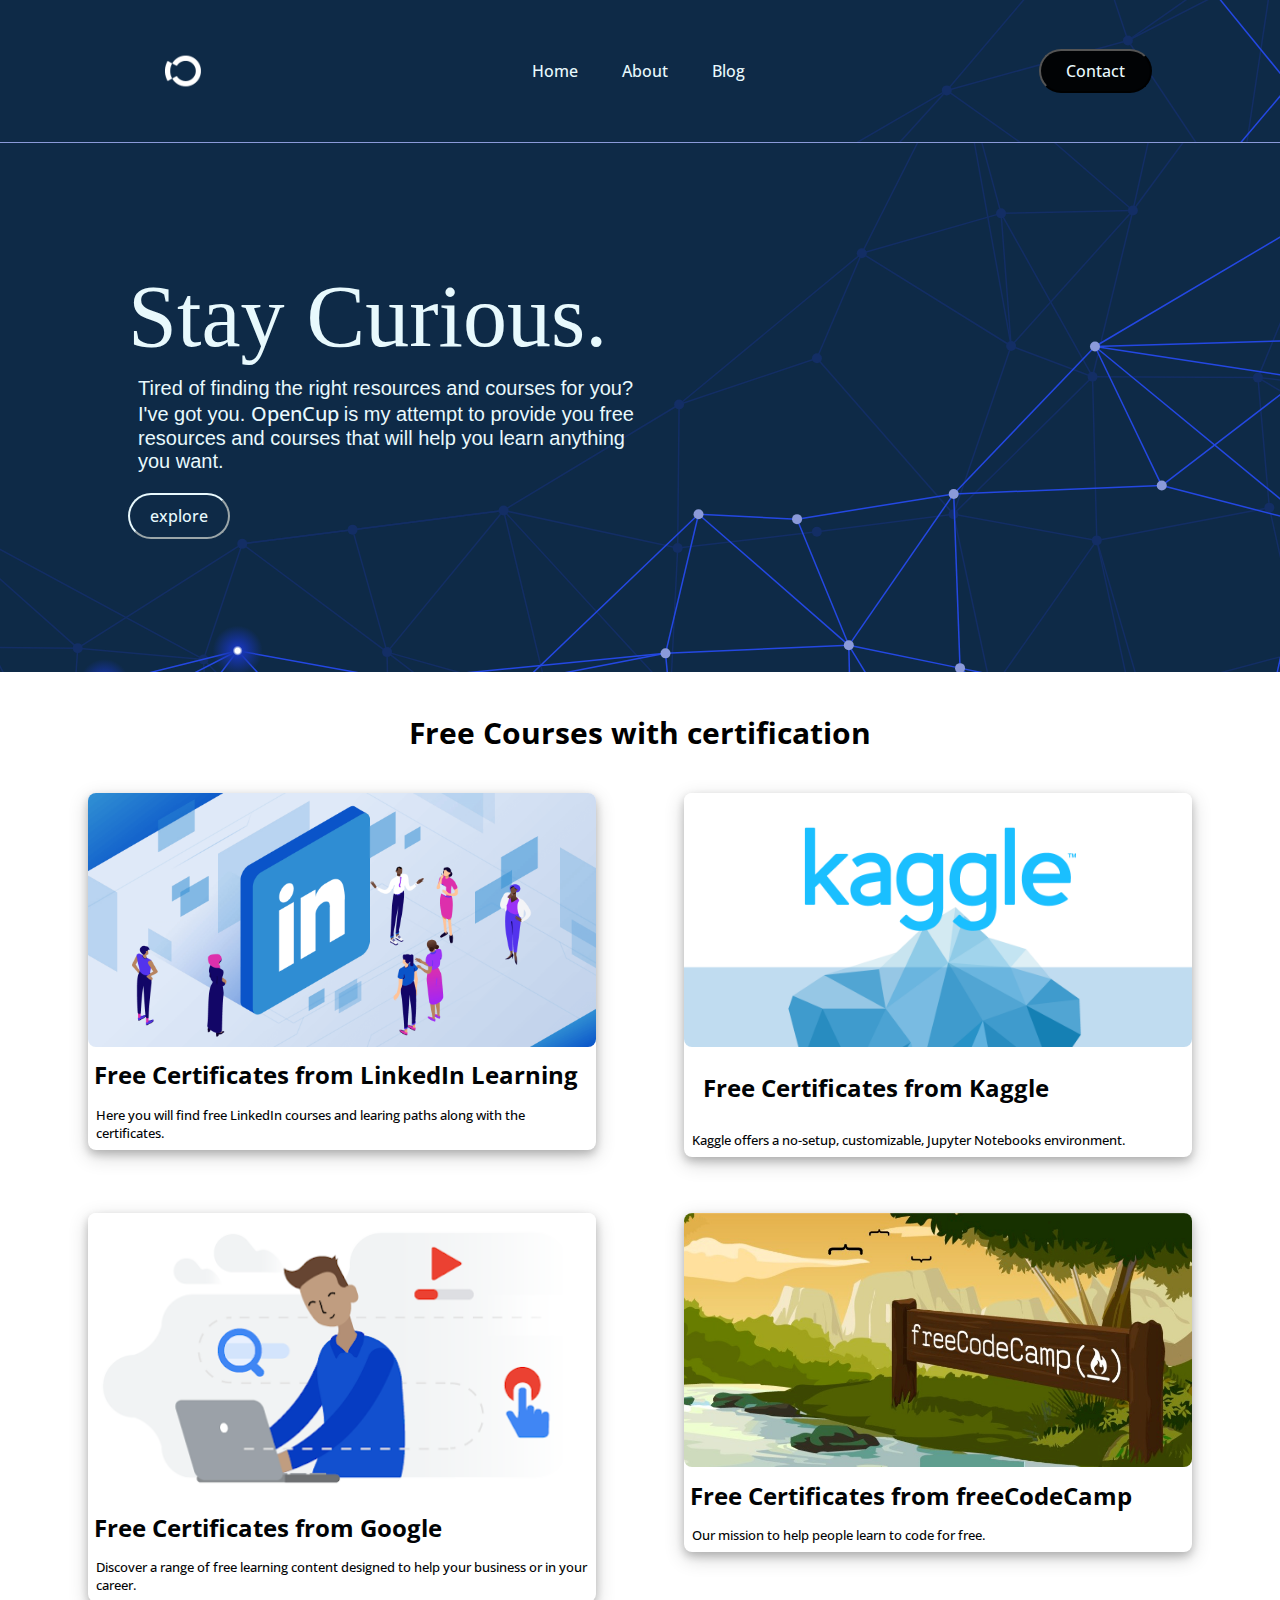
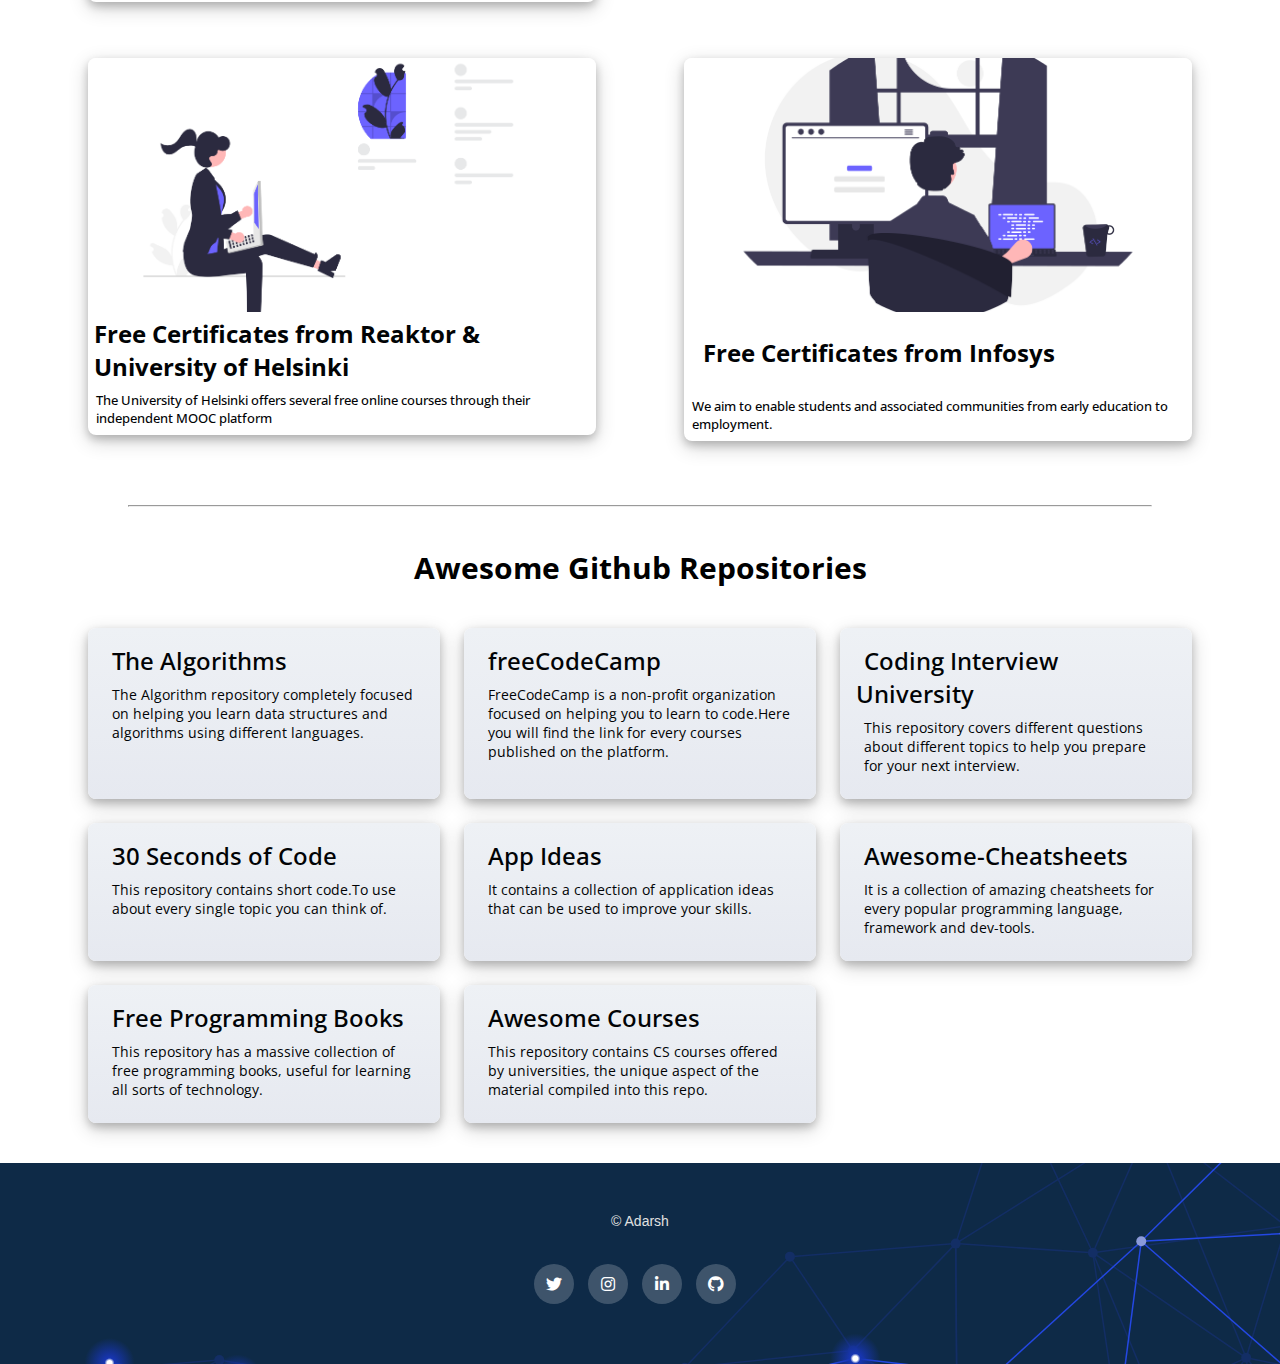
<file: index.html>
<!DOCTYPE html>
<html lang="en">
  <head>
    <meta charset="UTF-8" />
    <meta http-equiv="X-UA-Compatible" content="IE=edge" />
    <meta name="viewport" content="width=device-width, initial-scale=1.0" />
    <title>OpenCup</title>
    <meta name="description" content="Improve your knowledge with OpenCup's free resources & courses. Get certified for free from top sources such as LinkedIn Learning, Kaggle, Google, freeCodeCamp, Reaktor & University of Helsinki, and Infosys. Enhance your coding skills with the best Github repositories for learning, boost your career now!">
    <link rel="stylesheet" href="style.css" />
    <link rel="stylesheet" type="text/css" href="https://cdnjs.cloudflare.com/ajax/libs/font-awesome/5.15.1/css/all.min.css">
    <link rel="shortcut icon" href="favicon.ico" type="image/x-icon" />
    
    <!-- Custom styles for this template -->
  </head>
  <body>
    <header>
      <img
        src="images/logo.png"
        width="110px"
        alt=""
        class="logo"
      />
      <nav>
        <ul class="nav_links">
          <li id="navl1"><a id="nava" href="index.html">Home</a></li>
          <li id="navl2"><a id="nava" href="https://adarshdevdigest.me/about/">About</a></li>
          <li id="navl"><a id="nava" href="https://adarshdevdigest.me/">Blog</a></li>
        </ul>
      </nav>
      <a href="contact.html" class="cta"><button id="butt">Contact</button></a>
    </header>
    <div class="content">
      <div class="box1">
        <h1>Stay Curious.</h1>
        <p>
          Tired of finding the right resources and courses for you? <br> I've got you. <strong> OpenCup </strong>is my attempt to provide you free <br> resources  and courses that will help you learn anything <br> you want.
        </p>
        <a href="#home-container"> <button class="btn" >explore</button> </a>
      </div>
    </div>

    <div class="home-h">
      <h2>Free Courses with certification</h2>
    </div>
    <!-- page2 -->
    <section id="home-container">
     <div class="homebox"><a href="posts/post-page.html">
      <div class="home-child">
        <img
          src="images\linkedin-statistics.png"
          alt=""
          class="home-img"
        />
        <h2 class="head">Free Certificates from LinkedIn Learning
        </h2>
        <a href="posts/post-page.html" class="home-title"> Here you will find free LinkedIn courses and learing paths along with the certificates.</a>
        <!-- <p class="desc">
          Here you will find free LinkedIn courses and learing paths along with the certificates.
        </p> -->
      </div>
    </div> </a>
    <div class="homebox"><a href="posts/pagek.html">
      <div class="home-child">
        <img
          src="images/kaggle0.png"
          alt=""
          class="home-img"
        />
        <h2 class="headk">Free Certificates from Kaggle</h2>
        <a href="posts/pagek.html" class="home-title">Kaggle offers a no-setup, customizable, Jupyter Notebooks environment.</a>
        <!-- <p class="desc">
          Lorem ipsum dolor sit amet consectetur adipisicing elit. Quisquam,
          excepturi. Magnam, maiores delectus.
        </p> -->
      </div>
    </div> </a>
    <div class="homebox"><a href="posts/postg.html">
      <div class="home-child">
        <img
          src="images/google.png"
          alt=""
          class="home-img"
        />
        <h2 class="head">Free Certificates from Google</h2>
        <a href="posts/postg.html" class="home-title">Discover a range of free learning content designed to help your business or in your career.</a>
        <!-- <p class="desc">
          Lorem ipsum dolor sit amet consectetur adipisicing elit. Quisquam,
          excepturi. Magnam, maiores delectus.
        </p> -->
      </div>
    </div> </a>
    <div class="homebox"><a href="https://www.freecodecamp.org/learn/2022/responsive-web-design/">
      <div class="home-child">
        <img
          src="images\codecamp.png"
          alt=""
          class="home-img"
        />
        <h2 class="head">Free Certificates from freeCodeCamp</h2>
        <a href="https://www.freecodecamp.org/learn/2022/responsive-web-design/" class="home-title">Our mission to help people learn to code for free.  </a>
        <!-- <p class="desc">
          Lorem ipsum dolor sit amet consectetur adipisicing elit. Quisquam,
          excepturi. Magnam, maiores delectus.
        </p> -->
      </div>
    </div> </a>
    <div class="homebox"><a href="posts/posthr.html">
      <div class="home-child">
        <img
          src="images\webdev0.png"
          alt=""
          class="home-img"
        />
        <h2 class="headr">Free Certificates from Reaktor & University of Helsinki</h2>
        <a href="posts/posthr.html" class="home-title">The University of Helsinki offers several free online courses through their independent MOOC platform</a>
        <!-- <p class="desc">
          Lorem ipsum dolor sit amet consectetur adipisicing elit. Quisquam,
          excepturi. Magnam, maiores delectus.
        </p> -->
      </div>
    </div> </a>
    <div class="homebox"><a href="https://infyspringboard.onwingspan.com/web/en/login">
      <div class="home-child">
        <img
          src="images/infosys.png"
          alt=""
          class="home-img"
        />
        <h2 class="headi">Free Certificates from Infosys</h2>
        <a href="https://infyspringboard.onwingspan.com/web/en/login" class="home-title">We aim to enable students and associated communities from early education to employment.</a>
        <!-- <p class="desc">
          Lorem ipsum dolor sit amet consectetur adipisicing elit. Quisquam,
          excepturi. Magnam, maiores delectus.
        </p> -->
      </div>
    </div> </a>
    
      
    </section>
    <div class="bottom2">
      <hr>
    </div>
    <!-- page3-->
    <div class="home-h">
      <h2>Awesome Github Repositories</h2>
    </div>
    <section class="items-container">
      <div class="items">
        <div class="items-child">
          <!-- <img
            src="https://images.pexels.com/photos/904616/pexels-photo-904616.jpeg?auto=compress&cs=tinysrgb&w=1260&h=750&dpr=1"
            alt=""
            class="items-img"
          /> -->
          
          <a href="https://the-algorithms.com/" class="items-title" target="_blank">The Algorithms</a>
          <p class="items-desc">
            The Algorithm repository completely focused on helping you learn data structures and algorithms using different languages.
          </p>
        </div>
      </div> 
      <div class="items">
        <div class="items-child">
          <!-- <img
            src="https://images.pexels.com/photos/904616/pexels-photo-904616.jpeg?auto=compress&cs=tinysrgb&w=1260&h=750&dpr=1"
            alt=""
            class="items-img"
          />
           -->
          <a href="https://github.com/freeCodeCamp/freeCodeCamp" class="items-title" target="_blank">freeCodeCamp</a>
          <p class="items-desc">
            FreeCodeCamp is a non-profit organization focused on helping you to learn to code.Here you will find the link for every courses published on the platform.
          </p>
        </div>
      </div>
      <div class="items">
        <div class="items-child">
          <!-- <img
            src="https://images.pexels.com/photos/904616/pexels-photo-904616.jpeg?auto=compress&cs=tinysrgb&w=1260&h=750&dpr=1"
            alt=""
            class="items-img"
          /> -->
          
          <a href="https://github.com/jwasham/coding-interview-university" class="items-title"target="_blank">Coding Interview University</a>
          <p class="items-desc">
           This repository covers different questions about different topics to help you prepare for your next interview.
          </p>
        </div>
      </div>  
      <!-- three items -->
      <div class="items">
        <div class="items-child">
          <!-- <img
            src="https://images.pexels.com/photos/904616/pexels-photo-904616.jpeg?auto=compress&cs=tinysrgb&w=1260&h=750&dpr=1"
            alt=""
            class="items-img"
          /> -->
          
          <a href="https://github.com/30-seconds/30-seconds-of-code" class="items-title"target="_blank">30 Seconds of Code</a>
          <p class="items-desc">
            This repository contains short code.To use about every single topic you can think of.
          </p>
        </div>
      </div> 
      <div class="items">
        <div class="items-child">
          <!-- <img
            src="https://images.pexels.com/photos/904616/pexels-photo-904616.jpeg?auto=compress&cs=tinysrgb&w=1260&h=750&dpr=1"
            alt=""
            class="items-img"
          />
           -->
          <a href="https://github.com/florinpop17/app-ideas" class="items-title"target="_blank">App Ideas</a>
          <p class="items-desc">
            It contains a collection of application ideas that can be used to improve your skills.
          </p>
        </div>
      </div>
      <div class="items">
        <div class="items-child">
          <!-- <img
            src="https://images.pexels.com/photos/904616/pexels-photo-904616.jpeg?auto=compress&cs=tinysrgb&w=1260&h=750&dpr=1"
            alt=""
            class="items-img"
          /> -->
          
          <a href="https://github.com/LeCoupa/awesome-cheatsheets" class="items-title"target="_blank">Awesome-Cheatsheets</a>
          <p class="items-desc">
           It is a collection of amazing cheatsheets for every popular programming language, framework and dev-tools.
          </p>
        </div>
      </div> 
      <div class="items">
        <div class="items-child">
          <!-- <img
            src="https://images.pexels.com/photos/904616/pexels-photo-904616.jpeg?auto=compress&cs=tinysrgb&w=1260&h=750&dpr=1"
            alt=""
            class="items-img"
          />
           -->
          <a href="https://github.com/EbookFoundation/free-programming-books" class="items-title"target="_blank">Free Programming Books</a>
          <p class="items-desc">
            This repository has a massive collection of free programming books, useful for learning all sorts of technology.
          </p>
        </div>
      </div>
      <div class="items">
        <div class="items-child">
          <!-- <img
            src="https://images.pexels.com/photos/904616/pexels-photo-904616.jpeg?auto=compress&cs=tinysrgb&w=1260&h=750&dpr=1"
            alt=""
            class="items-img"
          /> -->
          
          <a href="https://github.com/prakhar1989/awesome-courses" class="items-title"target="_blank">Awesome Courses</a>
          <p class="items-desc">
            This repository contains CS courses offered by universities, the unique aspect of the material compiled into this repo.
          </p>
        </div>
      </div> 
    </section>
    <!-- footer section -->
    <footer>
      
      
      <div class="footer-col">
      <h4> &copy; Adarsh </h4>
      
      <div class="social-links">
         <!-- <a href="#"><i class="fab fa-facebook-f"></i></a> -->
        <a href="https://twitter.com/Adarsh_ssh"><i class="fab fa-twitter"></i></a> 
        <a href="https://www.instagram.com/adarsh.ai/"><i class="fab fa-instagram"></i></a>
        <a href="https://www.linkedin.com/in/adarsh-prasad-82a2a5230?lipi=urn%3Ali%3Apage%3Ad_flagship3_profile_view_base_contact_details%3Bxv7orVyHRuCuBU2enbLnEQ%3D%3D"><i class="fab fa-linkedin-in"></i></a>
        <a href="https://github.com/adarssh01"><i class="fab fa-github"></i></a>
        
        
      </footer>
   
  </body>
</html>
</file>
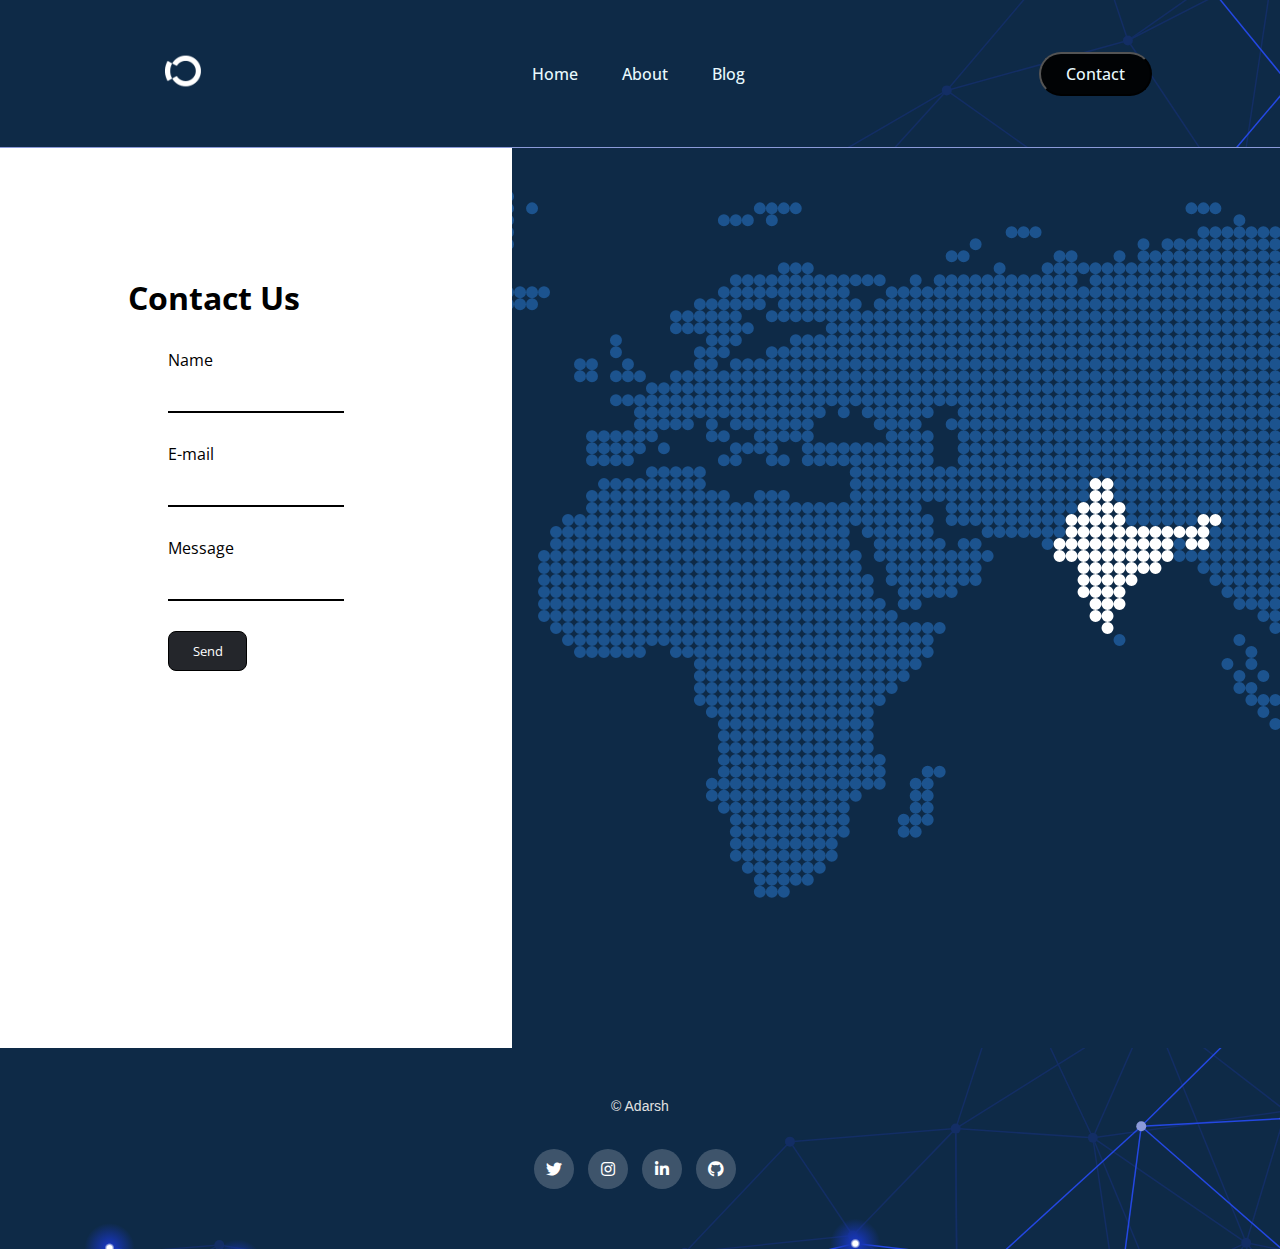
<file: contact.html>
<!DOCTYPE html>
<html lang="en">
  <head>
    <meta charset="UTF-8" />
    <meta http-equiv="X-UA-Compatible" content="IE=edge" />
    <meta name="viewport" content="width=device-width, initial-scale=1.0" />
    <link rel="shortcut icon" href="favicon.ico" type="image/x-icon" />
    <title>OpenCup</title>
    <link rel="stylesheet" href="style.css" />
    <link rel="stylesheet" type="text/css" href="https://cdnjs.cloudflare.com/ajax/libs/font-awesome/5.15.1/css/all.min.css">
    <link rel="stylesheet" href="contact.css">
    <!-- Custom styles for this template -->
    <link rel="stylesheet" href="https://s.pageclip.co/v1/pageclip.css" media="screen">
  </head>
  <body>
    <header>
        <a href="index.html"><img
          src="images/logo.png"
          width="110px"
          alt=""
          class="logo"
        /></a>
        <nav>
          <ul class="nav_links">
            <li id="navl1"><a id="nava" href="index.html">Home</a></li>
            <li id="navl2"><a id="nava" href="#">About</a></li>
            <li id="navl"><a id="nava" href="#">Blog</a></li>
          </ul>
        </nav>
        <a href="" class="cta"><button id="butt">Contact</button></a>
      </header>
      <section class="contact-sec">
        <div class="details-box">
            <h1 class="chead">Contact Us</h1>
            <form onsubmit="sendEmail(); reset(); return false">
                
                
              <div class="txt-field <label class="details">Name</label>
                <input type="text" id="name"> </div>
                <div  class="txt-field <label class="details">E-mail</label>
                <input type="email" id="email"> </div>
                <div class="txt-field <label  class="details">Message</label><input type="text" id="message"> </div>
                <div class="fbtn"><input type="submit" value="Send"></div>

                
            </form>
        </div>
      </section>
       <!-- footer section -->
    <footer>
      
      
        <div class="footer-col">
        <h4> &copy; Adarsh </h4>
        
        <div class="social-links">
           <!-- <a href="#"><i class="fab fa-facebook-f"></i></a> -->
          <a href="https://twitter.com/Adarsh_ssh"><i class="fab fa-twitter"></i></a> 
          <a href="https://www.instagram.com/adarsh.ai/"><i class="fab fa-instagram"></i></a>
          <a href="https://www.linkedin.com/in/adarsh-prasad-82a2a5230?lipi=urn%3Ali%3Apage%3Ad_flagship3_profile_view_base_contact_details%3Bxv7orVyHRuCuBU2enbLnEQ%3D%3D"><i class="fab fa-linkedin-in"></i></a>
          <a href="https://github.com/adarssh01"><i class="fab fa-github"></i></a>
          
          
        </footer>
        <script src="https://smtpjs.com/v3/smtp.js">
          </script>
           <script>
            function sendEmail(){
              Email.send({
                SecureToken: "c2f24648-1a06-4f8e-8d8c-e5dc3213dcbb",
            
              To : 'imhisenberg01@outlook.com',
              From : document.getElementById("email").value,
              Subject : "New contact form submission",
              Body : "Name" + document.getElementById("name").value + 
              " <br> Email : " + document.getElementById("email").value
              + " <br> Message :" + document.getElementById("message").value 
          }).then(
            message => alert("Thank You")
          );
          
            }
          </script>
    </body>
  </html>
</file>
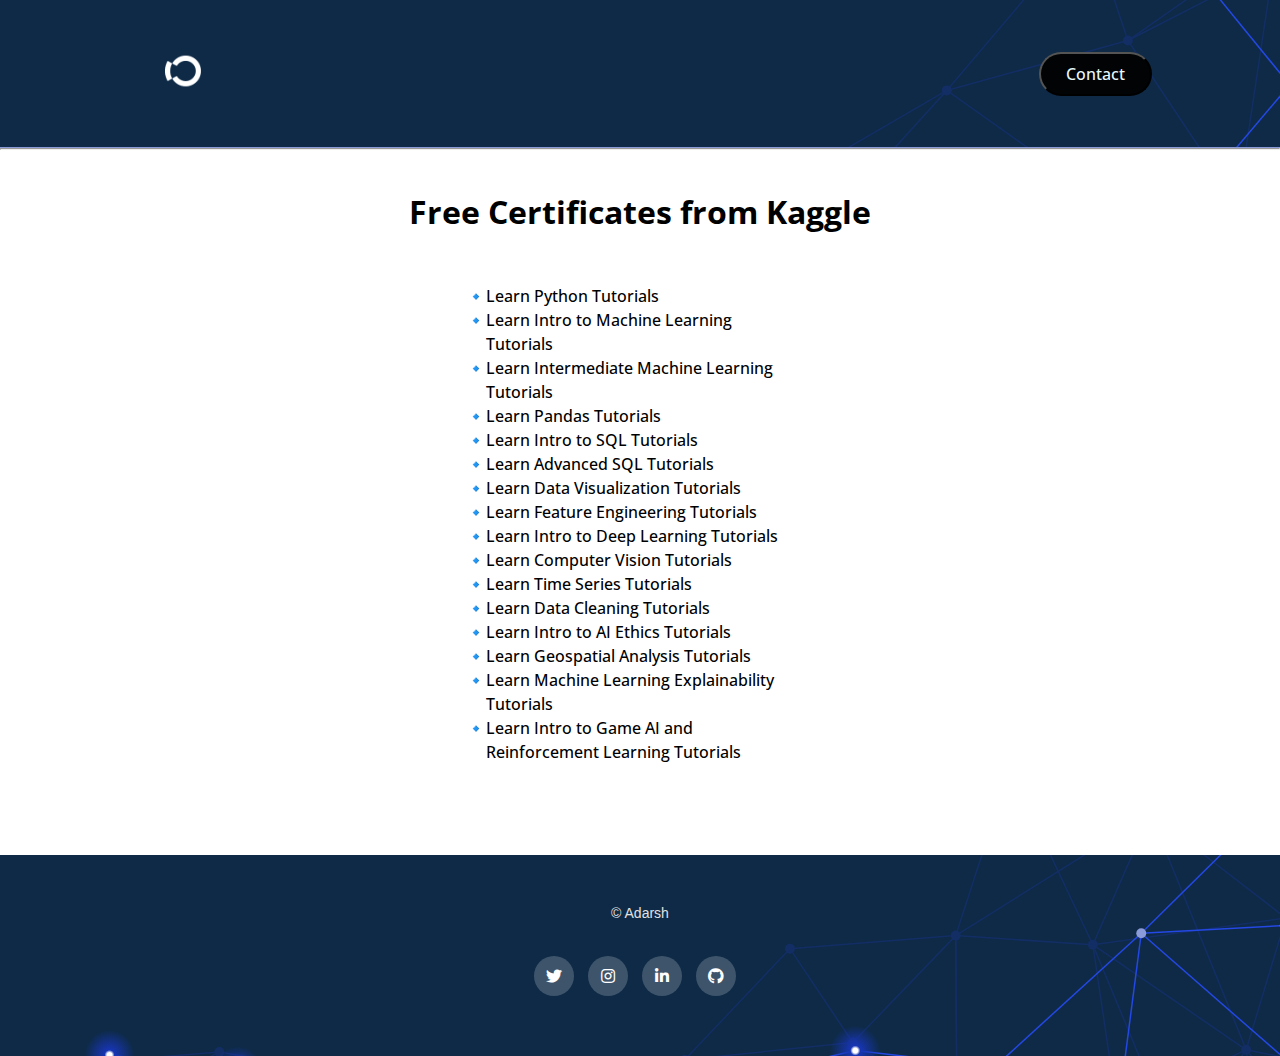
<file: posts/pagek.html>
<!DOCTYPE html>
<html lang="en">

<head>
    <meta charset="UTF-8">
    <meta name="viewport" content="width=device-width, initial-scale=1.0">
    <link rel="stylesheet" href="../postpage.css">
    <link rel="stylesheet" href="../style.css" />
    <link rel="stylesheet" type="text/css"
        href="https://cdnjs.cloudflare.com/ajax/libs/font-awesome/5.15.1/css/all.min.css">
        <link rel="shortcut icon" href="../favicon.ico" type="image/x-icon" />
        <title>OpenCup</title>
</head>

<body>
    <header>
        <a href="../index.html"> <img src="../images/logo.png" width="110px" alt="" class="logo" /> </a>

        <a href="../contact.html" class="cta"><button id="butt">Contact</button></a>
    </header>
    <div class="max-width-1 m-auto">
        <hr>
    </div>
    <!-- <div class="post-img">
        <img src="images/bg.svg" alt="">
    </div> -->
    <div class="m-auto blog-post-content max-width-2 m-auto my-2">
        <h1 class="font1">Free Certificates from Kaggle</h1>
        <div class="blogpost-meta">


        </div>
        <div class="justi">
            <ul class="extlink">
                <li> <a href="https://www.kaggle.com/learn/python" class="font2"> Learn Python Tutorials </a>
                <li> <a href="https://www.kaggle.com/learn/intro-to-machine-learning" class="font2"> Learn Intro to Machine Learning Tutorials </a>
                <li> <a href="https://www.kaggle.com/learn/intermediate-machine-learning" class="font2"> Learn Intermediate Machine Learning Tutorials </a>
                <li> <a href="https://www.kaggle.com/learn/pandas" class="font2"> Learn Pandas Tutorials </a>
                <li> <a href="https://www.kaggle.com/learn/intro-to-sql" class="font2"> Learn Intro to SQL Tutorials </a>
                <li> <a href="https://www.kaggle.com/learn/advanced-sql" class="font2"> Learn Advanced SQL Tutorials </a>
                <li> <a href="https://www.kaggle.com/learn/data-visualization" class="font2"> Learn Data Visualization Tutorials </a>
                <li> <a href="https://www.kaggle.com/learn/feature-engineering" class="font2"> Learn Feature Engineering Tutorials </a>
                <li> <a href="https://www.kaggle.com/learn/intro-to-deep-learning" class="font2"> Learn Intro to Deep Learning Tutorials </a>
                <li> <a href="https://www.kaggle.com/learn/computer-vision" class="font2"> Learn Computer Vision Tutorials </a>
                <li> <a href="https://www.kaggle.com/learn/time-series" class="font2"> Learn Time Series Tutorials </a>
                <li> <a href="https://www.kaggle.com/learn/data-cleaning" class="font2"> Learn Data Cleaning Tutorials </a>
                <li> <a href="https://www.kaggle.com/learn/intro-to-ai-ethics" class="font2"> Learn Intro to AI Ethics Tutorials </a>
                <li> <a href="https://www.kaggle.com/learn/geospatial-analysis" class="font2"> Learn Geospatial Analysis Tutorials </a>
                <li> <a href="https://www.kaggle.com/learn/machine-learning-explainability" class="font2"> Learn Machine Learning Explainability Tutorials </a>
                <li> <a href="https://www.kaggle.com/learn/intro-to-game-ai-and-reinforcement-learning" class="font2"> Learn Intro to Game AI and Reinforcement Learning Tutorials </a>
               
            </ul>
        </div>

    </div>



    <footer>


        <div class="footer-col">
            <h4> &copy; Adarsh </h4>

            <div class="social-links">
                <!-- <a href="#"><i class="fab fa-facebook-f"></i></a> -->
                <a href="https://twitter.com/Adarsh_ssh"><i class="fab fa-twitter"></i></a>
                <a href="https://www.instagram.com/adarsh.ai/"><i class="fab fa-instagram"></i></a>
                <a
                    href="https://www.linkedin.com/in/adarsh-prasad-82a2a5230?lipi=urn%3Ali%3Apage%3Ad_flagship3_profile_view_base_contact_details%3Bxv7orVyHRuCuBU2enbLnEQ%3D%3D"><i
                        class="fab fa-linkedin-in"></i></a>
                <a href="https://github.com/adarssh01"><i class="fab fa-github"></i></a>


    </footer>
</body>

</html>
</file>
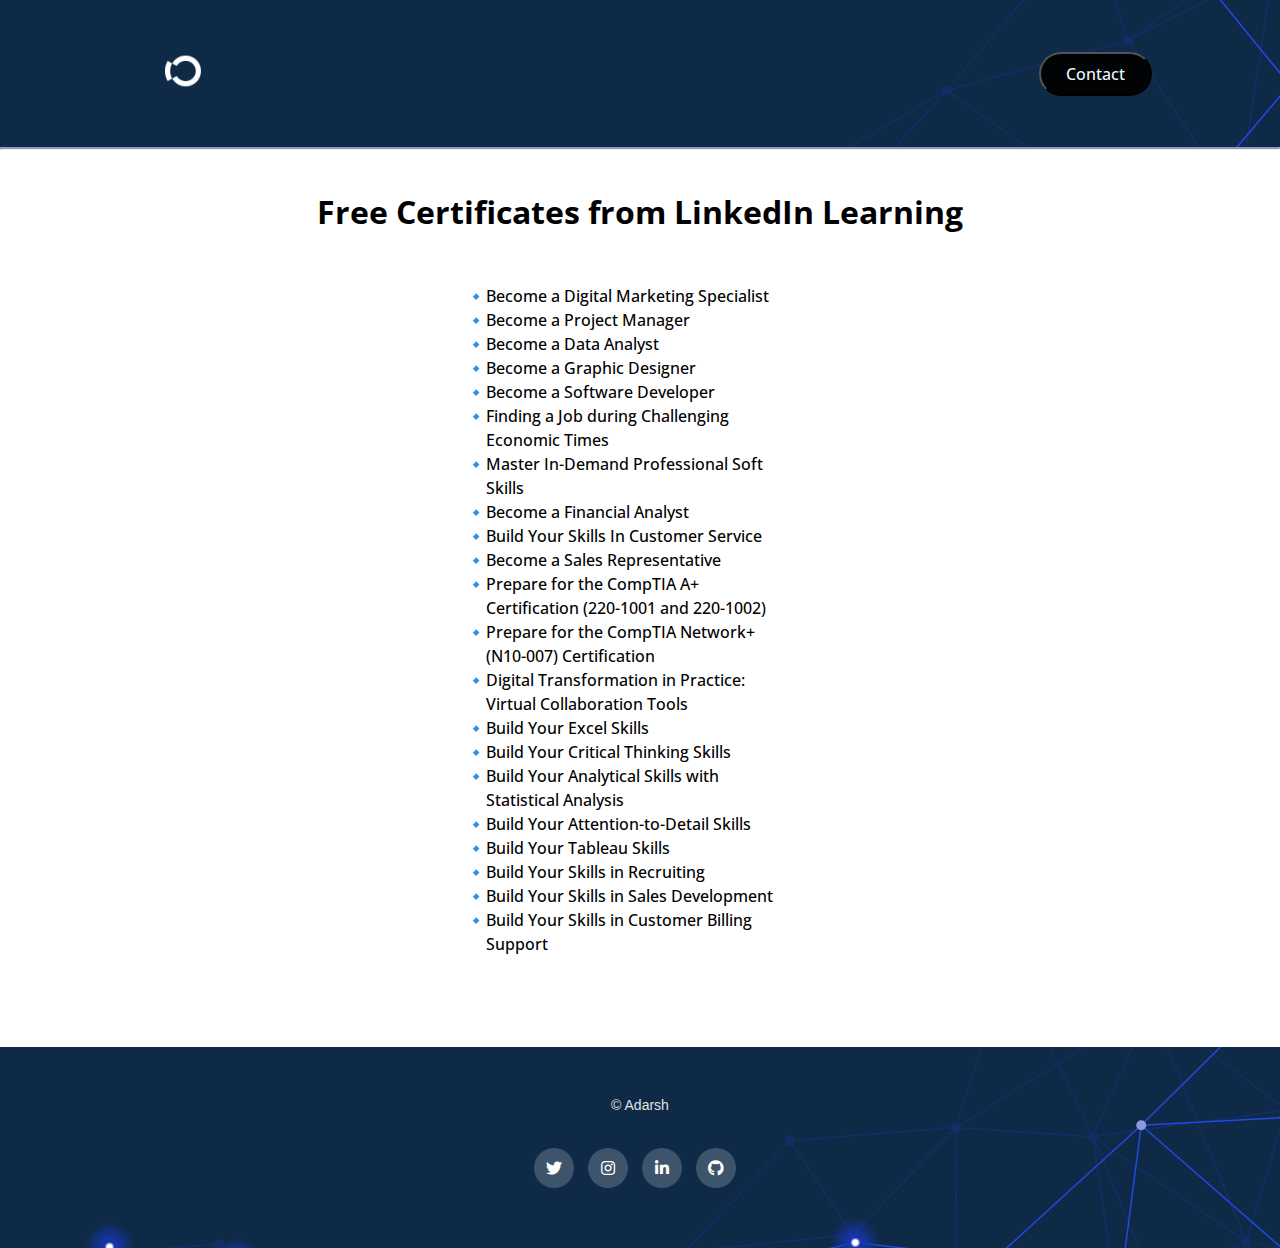
<file: posts/post-page.html>
<!DOCTYPE html>
<html lang="en">

<head>
    <meta charset="UTF-8">
    <meta name="viewport" content="width=device-width, initial-scale=1.0">
    <link rel="stylesheet" href="../postpage.css">
    <link rel="stylesheet" href="../style.css" />
    <link rel="stylesheet" type="text/css"
        href="https://cdnjs.cloudflare.com/ajax/libs/font-awesome/5.15.1/css/all.min.css">
        <link rel="shortcut icon" href="../favicon.ico" type="image/x-icon" />
        <title>OpenCup</title>
</head>

<body>
    <header>
       <a href="../index.html"> <img src="../images/logo.png" width="110px" alt="" class="logo" /> </a>

        <a href="../contact.html" class="cta"><button id="butt">Contact</button></a>
    </header>
    <div class="max-width-1 m-auto">
        <hr>
    </div>
    <!-- <div class="post-img">
        <img src="images/bg.svg" alt="">
    </div> -->
    <div class="m-auto blog-post-content max-width-2 m-auto my-2">
        <h1 class="font1">Free Certificates from LinkedIn Learning</h1>
        <div class="blogpost-meta">


        </div>
        <div class="justi">
            <ul class="extlink">
                <li><a href="https://www.linkedin.com/learning/paths/become-a-digital-marketing-specialist?src=aff-ref&trk=aff-ir_progid%3D8005_partid%3D259799_sid%3D_adid%3D465847&clickid=yW1X9byPkxyIR0MXPTwcfzq4UkDykJzUZ2jiVk0&mcid=6851962469594763264&irgwc=1" class="font2">Become a Digital Marketing Specialist </a> </li>
                <li><a href="https://www.linkedin.com/learning/paths/become-a-project-manager?src=aff-ref&trk=aff-ir_progid%3D8005_partid%3D259799_sid%3D_adid%3D465847&clickid=yW1X9byPkxyIR0MXPTwcfzq4UkDykJzcZ2jiVk0&mcid=6851962469594763264&irgwc=1" class="font2">Become a Project Manager </a> </li>
                <li> <a href="https://www.linkedin.com/learning/paths/become-a-data-analyst?src=aff-ref&trk=aff-ir_progid%3D8005_partid%3D259799_sid%3D_adid%3D465847&clickid=yW1X9byPkxyIR0MXPTwcfzq4UkDykJwwZ2jiVk0&mcid=6851962469594763264&irgwc=1" class="font2">Become a Data Analyst</a> </li>
                <li> <a href="https://www.linkedin.com/learning/paths/become-a-graphic-designer?src=aff-ref&trk=aff-ir_progid%3D8005_partid%3D259799_sid%3D_adid%3D465847&clickid=yW1X9byPkxyIR0MXPTwcfzq4UkDykJwgZ2jiVk0&mcid=6851962469594763264&irgwc=1" class="font2">Become a Graphic Designer </a>
                <li> <a href="https://www.linkedin.com/learning/paths/become-a-software-developer?src=aff-ref&trk=aff-ir_progid%3D8005_partid%3D259799_sid%3D_adid%3D465847&clickid=yW1X9byPkxyIR0MXPTwcfzq4UkDykJwMZ2jiVk0&mcid=6851962469594763264&irgwc=1" class="font2">Become a Software Developer </a></li>
                <li> <a href="https://www.linkedin.com/learning/paths/finding-a-job-during-challenging-economic-times?src=aff-ref&trk=aff-ir_progid%3D8005_partid%3D259799_sid%3D_adid%3D465847&clickid=yW1X9byPkxyIR0MXPTwcfzq4UkDykJwYZ2jiVk0&mcid=6851962469594763264&irgwc=1" class="font2">Finding a Job during Challenging Economic Times </a> </li>
                <li> <a href="https://www.linkedin.com/learning/paths/master-in-demand-professional-soft-skills?src=aff-ref&trk=aff-ir_progid%3D8005_partid%3D259799_sid%3D_adid%3D465847&clickid=yW1X9byPkxyIR0MXPTwcfzq4UkDykJ10Z2jiVk0&mcid=6851962469594763264&irgwc=1" class="font2">Master In-Demand Professional Soft Skills </a> </li>
                <li> <a href="https://www.linkedin.com/learning/paths/become-a-financial-analyst?src=aff-ref&trk=aff-ir_progid%3D8005_partid%3D259799_sid%3D_adid%3D465847&clickid=yW1X9byPkxyIR0MXPTwcfzq4UkDykJ1QZ2jiVk0&mcid=6851962469594763264&irgwc=1" class="font2">Become a Financial Analyst </a> </li>
                <li> <a href="https://www.linkedin.com/learning/paths/build-your-skills-in-customer-service?src=aff-ref&trk=aff-ir_progid%3D8005_partid%3D259799_sid%3D_adid%3D465847&clickid=yW1X9byPkxyIR0MXPTwcfzq4UkDykJ1kZ2jiVk0&mcid=6851962469594763264&irgwc=1" class="font2">Build Your Skills In Customer Service </a> </li>
                <li> <a href="https://www.linkedin.com/learning/paths/become-a-sales-representative?src=aff-ref&trk=aff-ir_progid%3D8005_partid%3D259799_sid%3D_adid%3D465847&clickid=yW1X9byPkxyIR0MXPTwcfzq4UkDykJ1AZ2jiVk0&mcid=6851962469594763264&irgwc=1" class="font2">Become a Sales Representative </a> </li>
                <li> <a href="https://www.linkedin.com/learning/paths/prepare-for-the-comptia-a-plus-certification-220-1001-and-220-1002?src=aff-ref&trk=aff-ir_progid%3D8005_partid%3D259799_sid%3D_adid%3D465847&clickid=yW1X9byPkxyIR0MXPTwcfzq4UkDykJ3QZ2jiVk0&mcid=6851962469594763264&irgwc=1" class="font2">Prepare for the CompTIA A+ Certification (220-1001 and 220-1002) </a>
                </li>
                <li> <a href="https://www.linkedin.com/learning/paths/prepare-for-the-comptia-network-plus-n10-007-certification?src=aff-ref&trk=aff-ir_progid%3D8005_partid%3D259799_sid%3D_adid%3D465847&clickid=yW1X9byPkxyIR0MXPTwcfzq4UkDykJ3AZ2jiVk0&mcid=6851962469594763264&irgwc=1" class="font2">Prepare for the CompTIA Network+ (N10-007) Certification </a> </li>
                <li> <a href="https://www.linkedin.com/learning/paths/digital-transformation-in-practice-virtual-collaboration-tools?src=aff-ref&trk=aff-ir_progid%3D8005_partid%3D259799_sid%3D_adid%3D465847&clickid=yW1X9byPkxyIR0MXPTwcfzq4UkDykJ3MZ2jiVk0&mcid=6851962469594763264&irgwc=1" class="font2">Digital Transformation in Practice: Virtual Collaboration Tools </a>
                </li>
                <li> <a href="https://www.linkedin.com/learning/paths/build-your-excel-skills?src=aff-ref&trk=aff-ir_progid%3D8005_partid%3D259799_sid%3D_adid%3D465847&clickid=yW1X9byPkxyIR0MXPTwcfzq4UkDykJyUZ2jiVk0&mcid=6851962469594763264&irgwc=1" class="font2">Build Your Excel Skills </a> </li>
                <li> <a href="https://www.linkedin.com/learning/paths/build-your-critical-thinking-skills?src=aff-ref&trk=aff-ir_progid%3D8005_partid%3D259799_sid%3D_adid%3D465847&clickid=yW1X9byPkxyIR0MXPTwcfzq4UkDykJygZ2jiVk0&mcid=6851962469594763264&irgwc=1" class="font2">Build Your Critical Thinking Skills </a> </li>
                <li> <a href="https://www.linkedin.com/learning/paths/build-your-analytical-skills-with-statistical-analysis?src=aff-ref&trk=aff-ir_progid%3D8005_partid%3D259799_sid%3D_adid%3D465847&clickid=yW1X9byPkxyIR0MXPTwcfzq4UkDykJyoZ2jiVk0&mcid=6851962469594763264&irgwc=1" class="font2">Build Your Analytical Skills with Statistical Analysis </a> </li>
 
                <li> <a href="https://www.linkedin.com/learning/paths/build-your-attention-to-detail-skills?src=aff-ref&trk=aff-ir_progid%3D8005_partid%3D259799_sid%3D_adid%3D465847&clickid=yW1X9byPkxyIR0MXPTwcfzq4UkDykJyYZ2jiVk0&mcid=6851962469594763264&irgwc=1" class="font2">Build Your Attention-to-Detail Skills </a> </li>
                <li> <a href="https://www.linkedin.com/learning/paths/build-your-tableau-skills?src=aff-ref&trk=aff-ir_progid%3D8005_partid%3D259799_sid%3D_adid%3D465847&clickid=yW1X9byPkxyIR0MXPTwcfzq4UkDykJUwZ2jiVk0&mcid=6851962469594763264&irgwc=1" class="font2">Build Your Tableau Skills </a> </li>
                <li> <a href="https://www.linkedin.com/learning/paths/build-your-skills-in-recruiting?src=aff-ref&trk=aff-ir_progid%3D8005_partid%3D259799_sid%3D_adid%3D465847&clickid=yW1X9byPkxyIR0MXPTwcfzq4UkDykJUgZ2jiVk0&mcid=6851962469594763264&irgwc=1" class="font2">Build Your Skills in Recruiting </a> </li>
                <li> <a href="https://www.linkedin.com/learning/paths/build-your-skills-in-sales-development?src=aff-ref&trk=aff-ir_progid%3D8005_partid%3D259799_sid%3D_adid%3D465847&clickid=yW1X9byPkxyIR0MXPTwcfzq4UkDykJUAZ2jiVk0&mcid=6851962469594763264&irgwc=1" class="font2">Build Your Skills in Sales Development </a> </li>
                <li> <a href="https://www.linkedin.com/learning/paths/build-your-skills-in-customer-billing-support?src=aff-ref&trk=aff-ir_progid%3D8005_partid%3D259799_sid%3D_adid%3D465847&clickid=yW1X9byPkxyIR0MXPTwcfzq4UkDykJUMZ2jiVk0&mcid=6851962469594763264&irgwc=1" class="font2">Build Your Skills in Customer Billing Support </a> </li>
            </ul>
        </div>

    </div>
    


    <footer>


        <div class="footer-col">
            <h4> &copy; Adarsh </h4>

            <div class="social-links">
                <!-- <a href="#"><i class="fab fa-facebook-f"></i></a> -->
                <a href="#"><i class="fab fa-twitter"></i></a>
                <a href="https://www.instagram.com/adarsh.ai/"><i class="fab fa-instagram"></i></a>
                <a
                    href="https://www.linkedin.com/in/adarsh-prasad-82a2a5230?lipi=urn%3Ali%3Apage%3Ad_flagship3_profile_view_base_contact_details%3Bxv7orVyHRuCuBU2enbLnEQ%3D%3D"><i
                        class="fab fa-linkedin-in"></i></a>
                <a href="https://github.com/adarssh01"><i class="fab fa-github"></i></a>


    </footer>
</body>

</html>
</file>
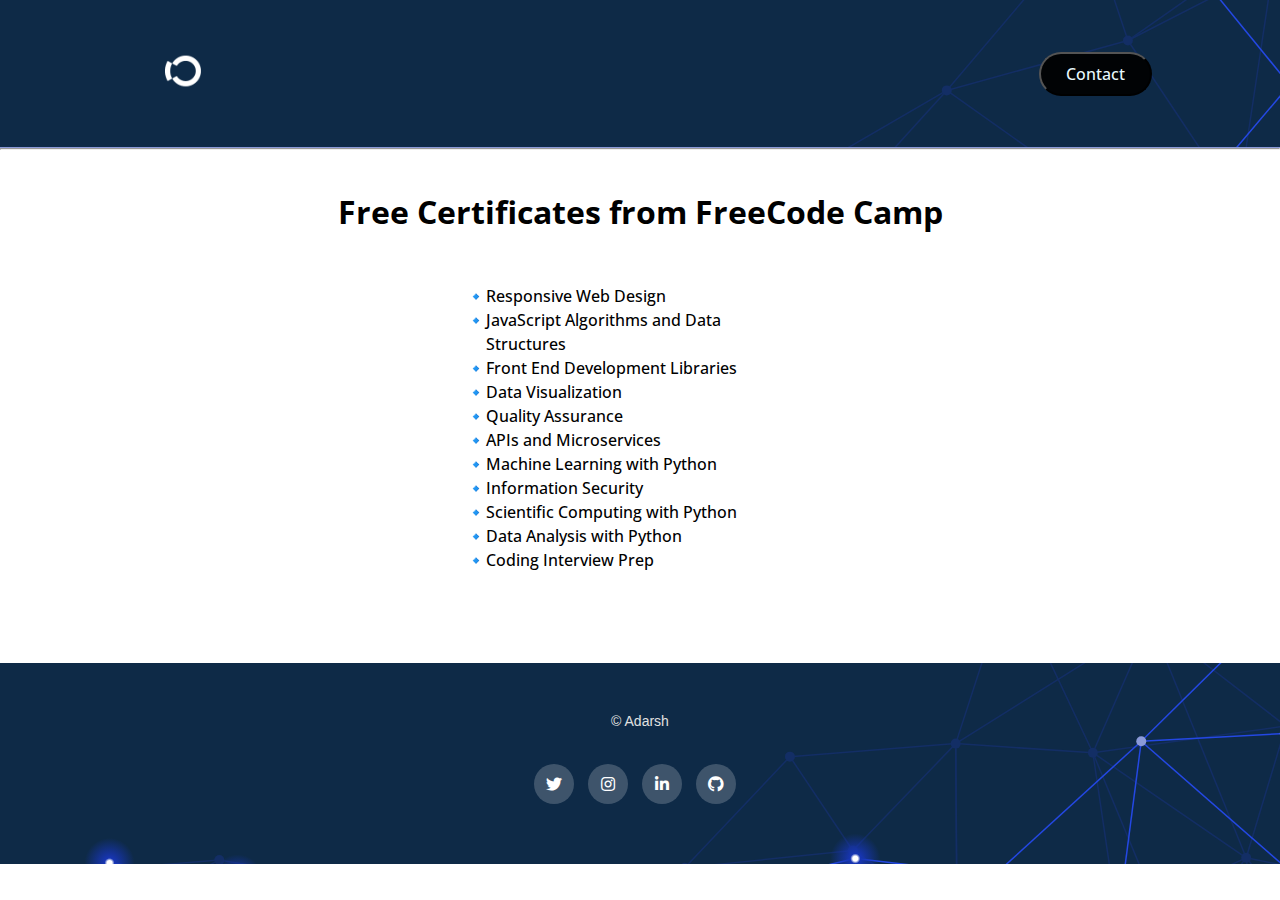
<file: posts/postf.html>
<!DOCTYPE html>
<html lang="en">

<head>
    <meta charset="UTF-8">
    <meta name="viewport" content="width=device-width, initial-scale=1.0">
    <link rel="stylesheet" href="../postpage.css">
    <link rel="stylesheet" href="../style.css" />
    <link rel="stylesheet" type="text/css"
        href="https://cdnjs.cloudflare.com/ajax/libs/font-awesome/5.15.1/css/all.min.css">
        <link rel="shortcut icon" href="../favicon.ico" type="image/x-icon" />
        <title>OpenCup</title>
</head>

<body>
    <header>
        <a href="../index.html"> <img src="../images/logo.png" width="110px" alt="" class="logo" /> </a>

        <a href="../contact.html" class="cta"><button id="butt">Contact</button></a>
    </header>
    <div class="max-width-1 m-auto">
        <hr>
    </div>
    <!-- <div class="post-img">
        <img src="images/bg.svg" alt="">
    </div> -->
    <div class="m-auto blog-post-content max-width-2 m-auto my-2">
        <h1 class="font1">Free Certificates from FreeCode Camp</h1>
        <div class="blogpost-meta">


        </div>
        <div class="justi">
            <ul class="extlink">
                <li> <a href="#" class="font2">Responsive Web Design </a>
                <li> <a href="#" class="font2">JavaScript Algorithms and Data Structures  </a>
                <li> <a href="#" class="font2">Front End Development Libraries  </a>
                <li> <a href="#" class="font2">Data Visualization  </a>
                <li> <a href="#" class="font2">Quality Assurance  </a>
                <li> <a href="#" class="font2">APIs and Microservices  </a>
                <li> <a href="#" class="font2">Machine Learning with Python  </a>
                <li> <a href="#" class="font2">Information Security  </a>
                <li> <a href="#" class="font2">Scientific Computing with Python </a>
                <li> <a href="#" class="font2">Data Analysis with Python </a>
                <li> <a href="#" class="font2">Coding Interview Prep </a>
                
            </ul>
        </div>

    </div>



    <footer>


        <div class="footer-col">
            <h4> &copy; Adarsh </h4>

            <div class="social-links">
                <!-- <a href="#"><i class="fab fa-facebook-f"></i></a> -->
                <a href="https://twitter.com/Adarsh_ssh"><i class="fab fa-twitter"></i></a>
                <a href="https://www.instagram.com/adarsh.ai/"><i class="fab fa-instagram"></i></a>
                <a
                    href="https://www.linkedin.com/in/adarsh-prasad-82a2a5230?lipi=urn%3Ali%3Apage%3Ad_flagship3_profile_view_base_contact_details%3Bxv7orVyHRuCuBU2enbLnEQ%3D%3D"><i
                        class="fab fa-linkedin-in"></i></a>
                <a href="https://github.com/adarssh01"><i class="fab fa-github"></i></a>


    </footer>
</body>

</html>
</file>
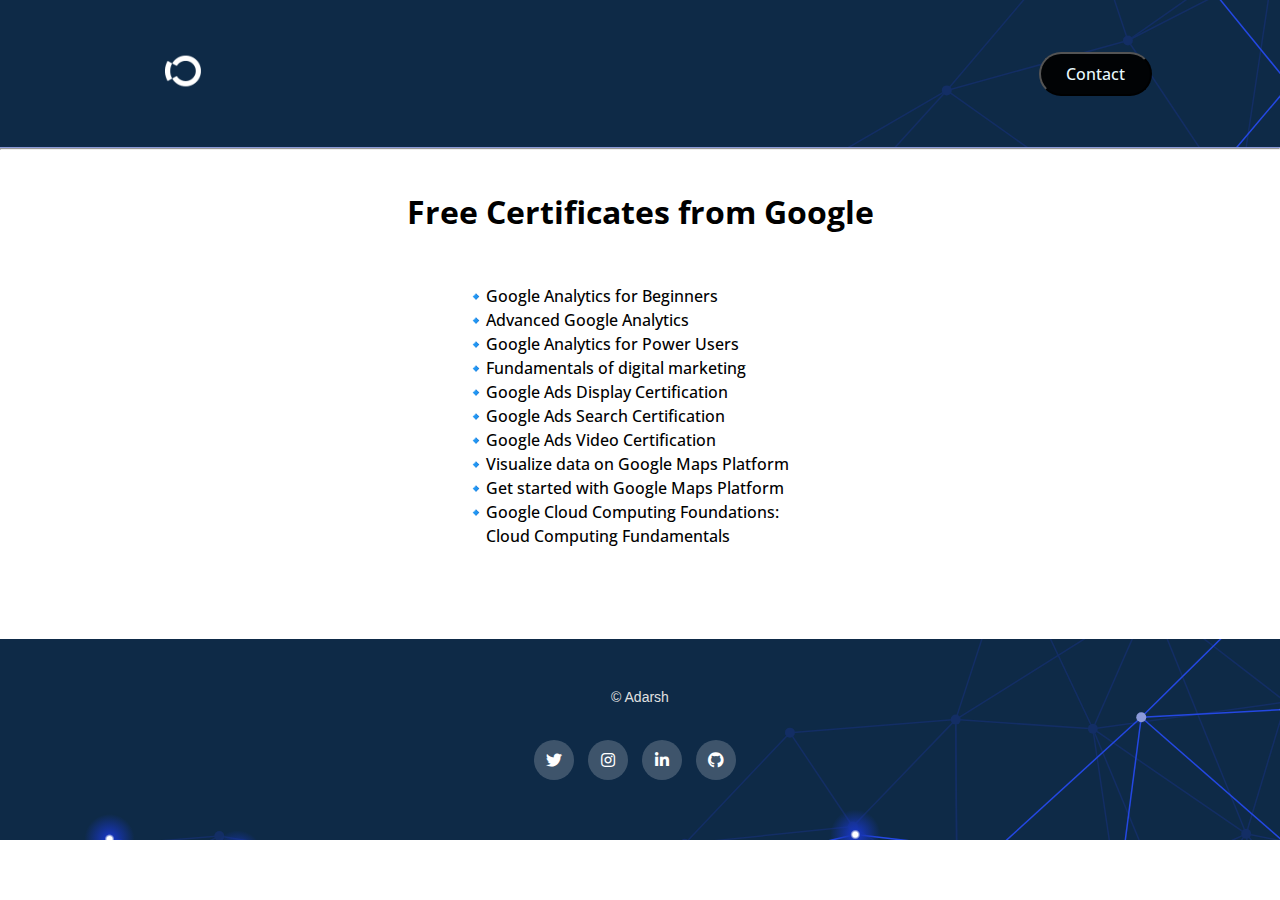
<file: posts/postg.html>
<!DOCTYPE html>
<html lang="en">

<head>
    <meta charset="UTF-8">
    <meta name="viewport" content="width=device-width, initial-scale=1.0">
    <link rel="stylesheet" href="../postpage.css">
    <link rel="stylesheet" href="../style.css" />
    <link rel="stylesheet" type="text/css"
        href="https://cdnjs.cloudflare.com/ajax/libs/font-awesome/5.15.1/css/all.min.css">
        <link rel="shortcut icon" href="../favicon.ico" type="image/x-icon" />
        <title>OpenCup</title>
</head>

<body>
    <header>
       <a href="../index.html"> <img src="../images/logo.png" width="110px" alt="" class="logo" /> </a>

        <a href="../contact.html" class="cta"><button id="butt">Contact</button></a>
    </header>
    <div class="max-width-1 m-auto">
        <hr>
    </div>
    <!-- <div class="post-img">
        <img src="images/bg.svg" alt="">
    </div> -->
    <div class="m-auto blog-post-content max-width-2 m-auto my-2">
        <h1 class="font1">Free Certificates from Google</h1>
        <div class="blogpost-meta">


        </div>
        <div class="justi">
            <ul class="extlink">
                <li> <a href="https://www.cloudskillsboost.google/paths/8" class="font2">Google Analytics for Beginners </a>
                <li> <a href="https://analytics.google.com/analytics/academy/course/7" class="font2">Advanced Google Analytics </a>
                <li> <a href="https://analytics.google.com/analytics/academy/course/7" class="font2">Google Analytics for Power Users </a>
                <li> <a href="https://learndigital.withgoogle.com/digitalgarage/course/digital-marketing" class="font2">Fundamentals of digital marketing </a>
                <li> <a href="https://skillshop.exceedlms.com/student/path/18061-google-ads-display-certification" class="font2">Google Ads Display Certification </a>
                <li> <a href="https://skillshop.exceedlms.com/student/path/18128-google-ads-search-certification" class="font2">Google Ads Search Certification </a>
                <li> <a href="https://skillshop.exceedlms.com/student/path/18216-google-ads-video-certification" class="font2">Google Ads Video Certification </a>
                <li> <a href="https://developers.google.com/learn/pathways/maps-visualize-data?hl=en" class="font2">Visualize data on Google Maps Platform </a>
                <li> <a href="https://developers.google.com/learn/pathways/get-started-maps?hl=en" class="font2">Get started with Google Maps Platform </a>
                <li> <a href="https://www.cloudskillsboost.google/paths/8" class="font2">Google Cloud Computing Foundations: Cloud Computing Fundamentals </a>
                
                
            </ul>
        </div>

    </div>
    


    <footer>


        <div class="footer-col">
            <h4> &copy; Adarsh </h4>

            <div class="social-links">
                <!-- <a href="#"><i class="fab fa-facebook-f"></i></a> -->
                <a href="https://twitter.com/Adarsh_ssh"><i class="fab fa-twitter"></i></a>
                <a href="https://www.instagram.com/adarsh.ai/"><i class="fab fa-instagram"></i></a>
                <a
                    href="https://www.linkedin.com/in/adarsh-prasad-82a2a5230?lipi=urn%3Ali%3Apage%3Ad_flagship3_profile_view_base_contact_details%3Bxv7orVyHRuCuBU2enbLnEQ%3D%3D"><i
                        class="fab fa-linkedin-in"></i></a>
                <a href="https://github.com/adarssh01"><i class="fab fa-github"></i></a>


    </footer>
</body>

</html>
</file>
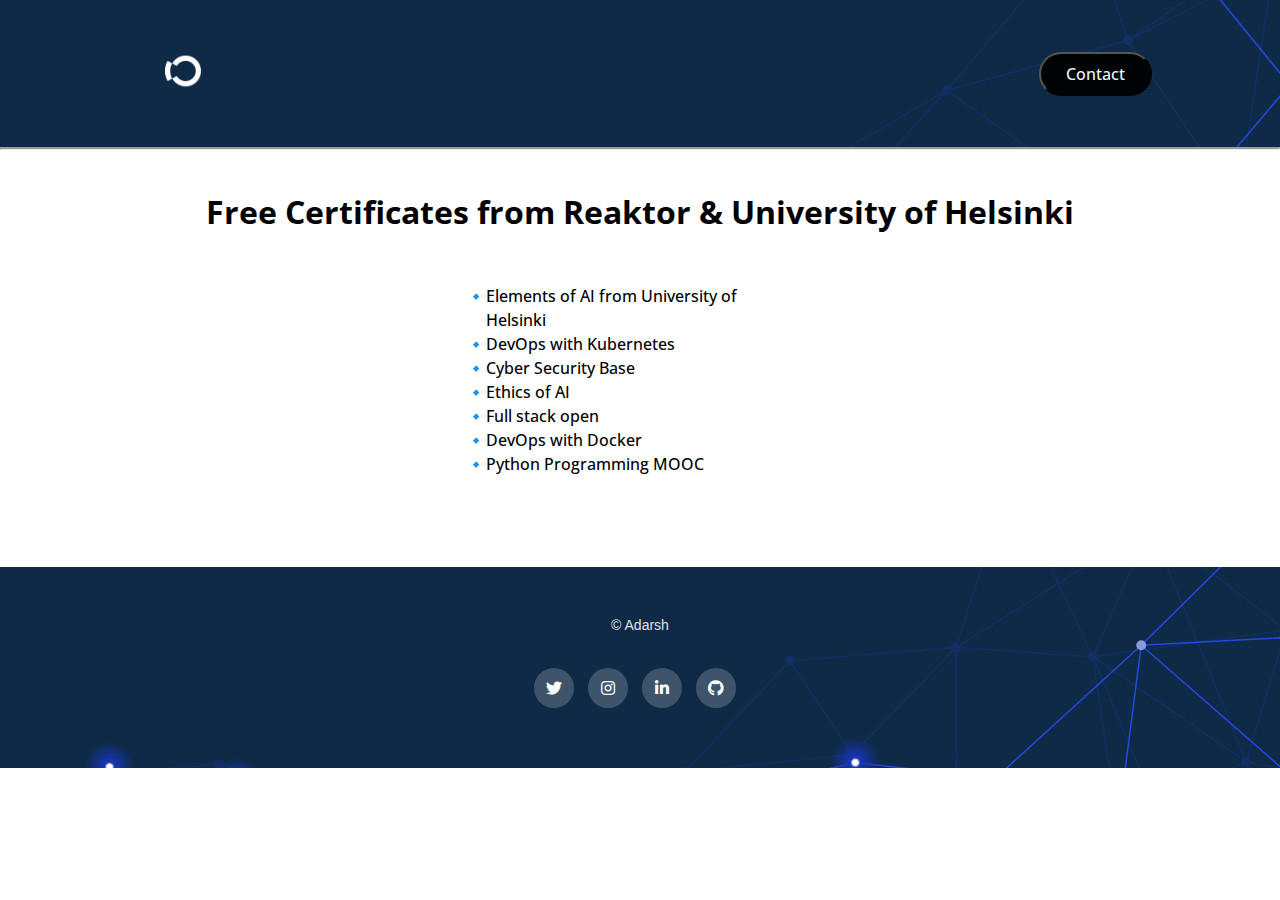
<file: posts/posthr.html>
<!DOCTYPE html>
<html lang="en">

<head>
    <meta charset="UTF-8">
    <meta name="viewport" content="width=device-width, initial-scale=1.0">
    <link rel="stylesheet" href="../postpage.css">
    <link rel="stylesheet" href="../style.css" />
    <link rel="stylesheet" type="text/css"
        href="https://cdnjs.cloudflare.com/ajax/libs/font-awesome/5.15.1/css/all.min.css">
        <link rel="shortcut icon" href="../favicon.ico" type="image/x-icon" />
        <title>OpenCup</title>
</head>

<body>
    <header>
        <a href="../index.html"> <img src="../images/logo.png" width="110px" alt="" class="logo" /> </a>

        <a href="../contact.html" class="cta"><button id="butt">Contact</button></a>
    </header>
    <div class="max-width-1 m-auto">
        <hr>
    </div>
    <!-- <div class="post-img">
        <img src="images/bg.svg" alt="">
    </div> -->
    <div class="m-auto blog-post-content max-width-2 m-auto my-2">
        <h1 class="font1">Free Certificates from Reaktor & University of Helsinki</h1>
        <div class="blogpost-meta">


        </div>
        <div class="justi">
            <ul class="extlink">
                
                    <li> <a href="https://www.elementsofai.com/" class="font2">Elements of AI from University of Helsinki  </a>
                    
                    <li> <a href="https://devopswithkubernetes.com/" class="font2">DevOps with Kubernetes </a>
                    <li> <a href="https://cybersecuritybase.mooc.fi/" class="font2">Cyber Security Base </a>
                    <li> <a href="https://ethics-of-ai.mooc.fi/" class="font2">Ethics of AI </a>
                    <li> <a href="https://fullstackopen.com/en/" class="font2">Full stack open </a>
                    <li> <a href="https://devopswithdocker.com/" class="font2">DevOps with Docker </a>
                    <li> <a href="https://programming-22.mooc.fi/" class="font2">Python Programming MOOC </a>
                
            </ul>
        </div>

    </div>



    <footer>


        <div class="footer-col">
            <h4> &copy; Adarsh </h4>

            <div class="social-links">
                <!-- <a href="#"><i class="fab fa-facebook-f"></i></a> -->
                <a href="https://twitter.com/Adarsh_ssh"><i class="fab fa-twitter"></i></a>
                <a href="https://www.instagram.com/adarsh.ai/"><i class="fab fa-instagram"></i></a>
                <a
                    href="https://www.linkedin.com/in/adarsh-prasad-82a2a5230?lipi=urn%3Ali%3Apage%3Ad_flagship3_profile_view_base_contact_details%3Bxv7orVyHRuCuBU2enbLnEQ%3D%3D"><i
                        class="fab fa-linkedin-in"></i></a>
                <a href="https://github.com/adarssh01"><i class="fab fa-github"></i></a>


    </footer>
</body>

</html>
</file>
<file: style.css>
@import url("https://fonts.googleapis.com/css2?family=Montserrat:wght@400;500&display=swap");
@import url("https://fonts.googleapis.com/css2?family=Montserrat:wght@400;500&family=Open+Sans:wght@500&display=swap");

* {
  box-sizing: border-box;
  margin: 0;
  padding: 0;

  font-family: "Open Sans", sans-serif;
}
html {
  scroll-behavior: smooth;
}

li,
a,
button {
  font-family: "Open Sans", sans-serif;
  font-weight: 500;
  font-size: 16px;
  color: #e8f9fd;
  text-decoration: none;
}

header {
  border-bottom: 1px solid #8b9ad9;
  display: flex;
  justify-content: space-between;
  align-items: center;
  padding: 1rem 10%;
  background-image: url("images\\navbg.svg");
}

.logo {
  cursor: pointer;
}

.nav_links {
  list-style: none;
}

.nav_links li {
  display: inline-block;
  padding: 0px 20px;
}

.nav_links li a {
  transition: all 0.3s ease 0s;
}

.nav_links li a:hover {
  color: #71a9e3;
}

.cta > button {
  padding: 9px 25px;
  background-color: #010305;
  border-radius: 50px;
  cursor: pointer;
  transition: all 0.3s ease 0s;
}

.cta > button:hover {
  background-color: #1b2021;
}


.content {
  display: flex;
  margin: 0 0 2% 0;
  flex-direction: row;
 
  background-image: url("images\\bg.svg");
  padding: 30px 10%;
}

.btn {
  display: inline-block;
  background-color: transparent;
  border-radius: 50px;
  padding: 10px 20px;
  margin: 10px 0 10px 0;
  text-decoration: none;
  color: #e8f9fd;
  cursor: pointer;
  border-color: #e8f9fd;
  font-weight: 500;
}

.btn:hover {
  background-color: #1b2021;
  color: white;
}

.box1 {
  /* border: 3px solid red; */
  width: 100%;
  padding: 93px 0 93px;
}

.box1 > h1 {
  font-weight: 500;
  font-size: 88px;
  font-family: gt-super, Georgia, Cambria, "Times New Roman", Times, serif;
  color: #e8f9fd;
}
.box1 > p {
  font-size: 20px;
  font-family: "Segoe UI", Tahoma, Geneva, Verdana, sans-serif;
  padding: 10px;
  color: #e8f9fd;
}

.home-h {
  display: flex;
  justify-content: center;
  align-items: center;
  column-gap: 1.5rem;
  margin: 40px 40px;
  font-size: 20px;
  font-family: Source Sans Pro, sans-serif;
}
#home-container {
  display: grid;
  grid-template-columns: repeat(auto-fit, minmax(330px, auto));
  justify-content: center;
  column-gap: 5.5rem;
  row-gap: 3.5rem;
  margin: 12px 5.5rem;
}
.home-box {
  padding: 15px;
  border-radius: 0.5rem;
}
.home-img {
  width: 100%;
  height: 100%;
  object-fit: cover;
  object-position: center;
  border-radius: 00.5rem;
}
.head {
  padding: 0.4rem;
  color: #010305;
}
.headk,
.headr,
.headi {
  padding: 1.2rem;
  color: #010305;
}

.headr {
  padding: 0 0.4rem 0 0.4rem;
  color: #010305;
}
.home-title {
  font-size: 0.8rem;

  display: -webkit-box;
  -webkit-line-clamp: 2;
  -webkit-box-orient: vertical;
  overflow: hidden;
  color: #010305;
  padding: 0.5rem;
}

.home-child {
  border-radius: 0.5rem;

  box-shadow: 0 4px 8px 0 rgba(0, 0, 0, 0.2), 0 6px 20px 0 rgba(0, 0, 0, 0.19);
}

.items-container {
  display: grid;
  grid-template-columns: repeat(auto-fit, minmax(280px, auto));
  justify-content: center;
  column-gap: 1.5rem;
  row-gap: 1.5rem;
  margin: 12px 5.5rem 2.5rem;
}

.items {
  border-radius: 0.5rem;
  background-image: linear-gradient(to top, #e6e9f0 0%, #eef1f5 100%);

  box-shadow: 0 4px 8px 0 rgba(0, 0, 0, 0.2), 0 6px 20px 0 rgba(0, 0, 0, 0.19);
}
.items-child {
  padding: 1rem;
}

.bottom2 {
  margin: 5% 10% 0 10%;
}
.items-title {
  font-size: 1.5rem;
  color: #010305;
  padding: 0.5rem;
  font-weight: 550;
}
.items-title:hover {
  text-decoration: underline;
  color: #010305;
}
.items-desc {
  font-size: 0.9rem;
  color: #010305;
  padding: 0.5rem;
}

/* footercss
 */
footer {
  padding: 50px 0;
  color: rgb(216, 216, 216);
  text-align: center;
  background-image: url("images\\footer.svg");
}

.footer-col h4 {
  font-size: 14px;
  color: #e1e1e1;
  text-transform: capitalize;
  margin-bottom: 35px;
  font-weight: 500;
  position: relative;
  font-family: Source Sans Pro, sans-serif;
}
.footer-col .social-links a {
  display: inline-block;
  height: 40px;
  width: 40px;
  background-color: rgba(255, 255, 255, 0.2);
  margin: 0 10px 10px 0;
  text-align: center;
  line-height: 40px;
  border-radius: 50%;
  color: #ffffff;
  transition: all 0.5s ease;
}
.footer-col .social-links a:hover {
  color: #24262b;
  background-color: #ffffff;
}
strong {
  font-weight: 500;
  
}


/* responsive */
@media (max-width: 647px) {
  header {
    height: 76px;
    padding: 1rem 2%;
  }
  #navl1 {
    display: none;
  }
  #navl2 {
    display: none;
  }
  .box1 {
    width: 100%;
  }

  .box1 > h1 {
    font-size: 14.5vw;
  }
  .box1 > p {
    font-size: 20px;

    width: 75%;
  }

  .btn {
    width: 213px;
  }
  .content {
    padding: 30px 5%;
  }

  .items-container {
    margin: 12px 1.5rem 2.5rem;
  }
  #home-container {
    margin: 12px 1.5rem 2.5rem;
  }
}
</file>
<file: contact.css>
.contact-sec {
  background-image: url(images/World\ Map.svg);
  height: 100vh;
  background-repeat: no-repeat;
  background-position: center;
  background-size: cover;
  overflow: hidden;
}

.details-box {
  display: flex;
  height: 100%;
  width: 40%;
  background-color: rgb(255, 255, 255);
  padding: 10%;
  flex-direction: column;
}

.details-box form {
  padding: 0 40px;
  box-sizing: border-box;
}

form .txt-field {
  position: relative;
  border-bottom: 2px solid black;
  margin: 30px 0;
}

.txt-field input {
  width: 100%;
  padding: 0 5px;
  height: 40px;
  font-size: 16px;
  border: none;
  outline: none;
  background: none;
}
.txt-field label {
  font-family: system-ui, -apple-system, BlinkMacSystemFont, "Segoe UI", Roboto,
    Oxygen, Ubuntu, Cantarell, "Open Sans", "Helvetica Neue", sans-serif;
}

  input[type="submit"] {
  width: 45%;
  height: 40px;
  border: 1px solid black;
  border-radius: 8px;
  background-color: #24262b;

  color: white;
}
input[type="submit"]:hover {
  cursor: pointer;
}

@media (max-width: 669px) {
  .contact-sec {
    background-image: none;
  }
  .chead {
    color: white;
    display: none;
  }
  .details-box {
    height: 100vh;
    width: 100%;
    background-image: url(images/World\ Map.svg);
    background-repeat: no-repeat;
    background-position: center;
    background-size: cover;
    padding: 15% 15% 5px 15%;
  }
  form .txt-field {
    border-bottom: 2px solid white;
    margin: 30px 0;
    color: white;
  }
  .txt-field input {
    color: white;
    padding: 0 5px;
  }
   input[type="submit"] {
    width: 100%;
    height: 40px;

    border-radius: 8px;
    background-color: white;

    color: black;
  }
  .details-box form {
    padding: 100px 40px;
  }
}
</file>
<file: postpage.css>
.blog-post-content{
    background-color: rgb(255, 255, 255);
    padding: 1rem 10%;
    margin: 1.5rem 0;
}
.blog-post-content h1{
    text-align: center;
}

.extlink {
    display: flex;
    flex-direction: column;
    align-items: flex-start;
    padding: 5%;
    flex-wrap: nowrap;
    line-height: 150%;
    margin: 0 20%;
    padding: 5% 15%;
}

.font2 {
    list-style:disc;
    color: black;
    
}
.font2:hover {
    font-weight: 600;
}
li::marker {
    
    content: '🔹';
}

@media (max-width: 912px) {
    .logo {
        cursor: pointer;
        height: 100px;
        width: auto;
        margin: 0 -8px;
    }

    header {
        height: 65px;
        width: 100%;
        
        
       
        padding: 1rem 10px;
        
    }
    .extlink {
       
        margin: 0 10%;
        padding: 5% 1%;
    }
    .cta > button {
       
        background-color: grey;
        border-radius: 40px;
        cursor: pointer;
        padding: 0px;
        height: 38px;
        width: 104px;
    }
    .font1 {
        font-size: 4vh;
    }

}
</file>
